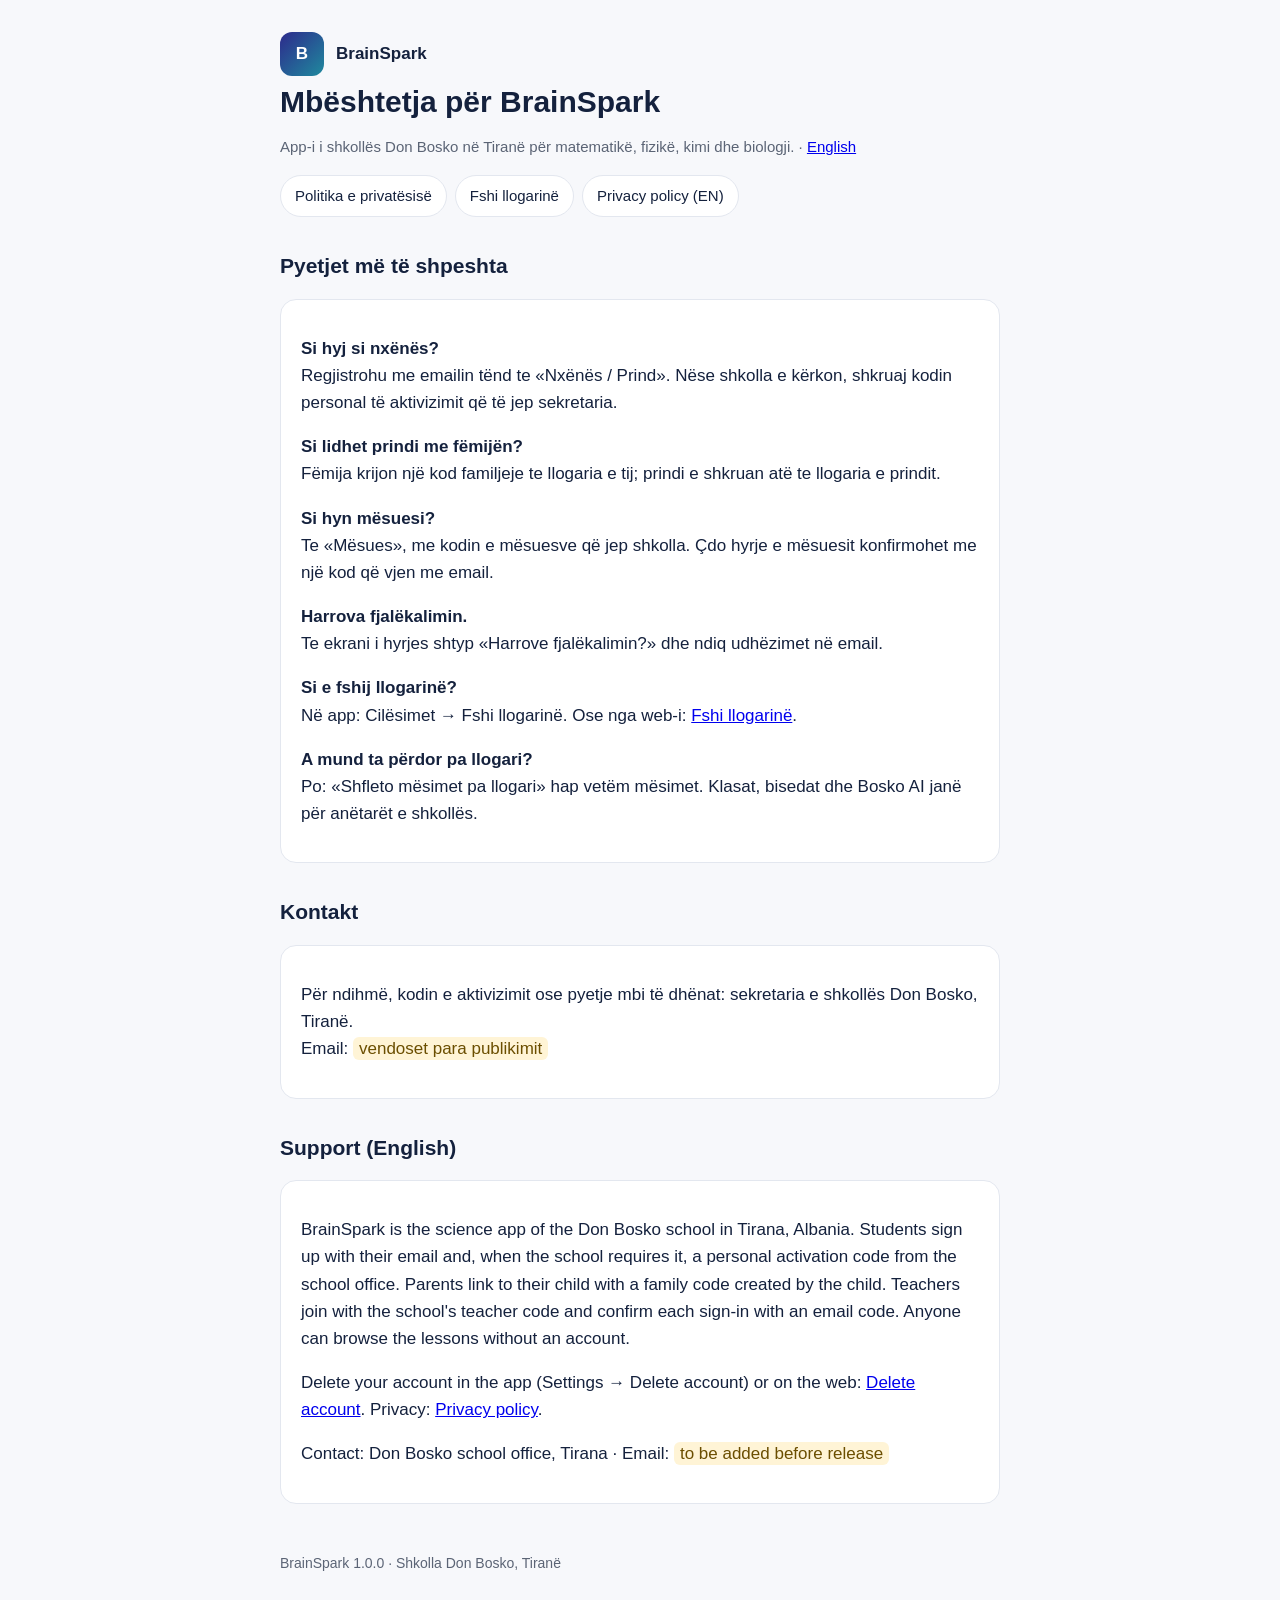
<file: docs/index.html>
<!DOCTYPE html>
<html lang="sq">
<head>
<meta charset="utf-8">
<meta name="viewport" content="width=device-width, initial-scale=1">
<title>BrainSpark · Mbështetja</title>
<link rel="stylesheet" href="stil.css">
</head>
<body>
<main>
  <header><div class="logo">B</div><strong>BrainSpark</strong></header>
  <h1>Mbështetja për BrainSpark</h1>
  <p class="muted">App-i i shkollës Don Bosko në Tiranë për matematikë, fizikë, kimi dhe biologji. · <a href="#en" lang="en">English</a></p>
  <nav>
    <a href="privatesia.html">Politika e privatësisë</a>
    <a href="fshi-llogarine.html">Fshi llogarinë</a>
    <a href="privacy.html" lang="en">Privacy policy (EN)</a>
  </nav>

  <h2>Pyetjet më të shpeshta</h2>
  <div class="card">
    <p><strong>Si hyj si nxënës?</strong><br>Regjistrohu me emailin tënd te «Nxënës / Prind». Nëse shkolla e kërkon, shkruaj kodin personal të aktivizimit që të jep sekretaria.</p>
    <p><strong>Si lidhet prindi me fëmijën?</strong><br>Fëmija krijon një kod familjeje te llogaria e tij; prindi e shkruan atë te llogaria e prindit.</p>
    <p><strong>Si hyn mësuesi?</strong><br>Te «Mësues», me kodin e mësuesve që jep shkolla. Çdo hyrje e mësuesit konfirmohet me një kod që vjen me email.</p>
    <p><strong>Harrova fjalëkalimin.</strong><br>Te ekrani i hyrjes shtyp «Harrove fjalëkalimin?» dhe ndiq udhëzimet në email.</p>
    <p><strong>Si e fshij llogarinë?</strong><br>Në app: Cilësimet → Fshi llogarinë. Ose nga web-i: <a href="fshi-llogarine.html">Fshi llogarinë</a>.</p>
    <p><strong>A mund ta përdor pa llogari?</strong><br>Po: «Shfleto mësimet pa llogari» hap vetëm mësimet. Klasat, bisedat dhe Bosko AI janë për anëtarët e shkollës.</p>
  </div>

  <h2>Kontakt</h2>
  <div class="card">
    <p>Për ndihmë, kodin e aktivizimit ose pyetje mbi të dhënat: sekretaria e shkollës Don Bosko, Tiranë.<br>
    Email: <span class="pending">vendoset para publikimit</span></p>
  </div>

  <h2 id="en" lang="en">Support (English)</h2>
  <div class="card" lang="en">
    <p>BrainSpark is the science app of the Don Bosko school in Tirana, Albania. Students sign up with their email and, when the school requires it, a personal activation code from the school office. Parents link to their child with a family code created by the child. Teachers join with the school's teacher code and confirm each sign-in with an email code. Anyone can browse the lessons without an account.</p>
    <p>Delete your account in the app (Settings → Delete account) or on the web: <a href="fshi-llogarine.html">Delete account</a>. Privacy: <a href="privacy.html">Privacy policy</a>.</p>
    <p>Contact: Don Bosko school office, Tirana · Email: <span class="pending">to be added before release</span></p>
  </div>
  <footer>BrainSpark 1.0.0 · Shkolla Don Bosko, Tiranë</footer>
</main>
</body>
</html>
</file>
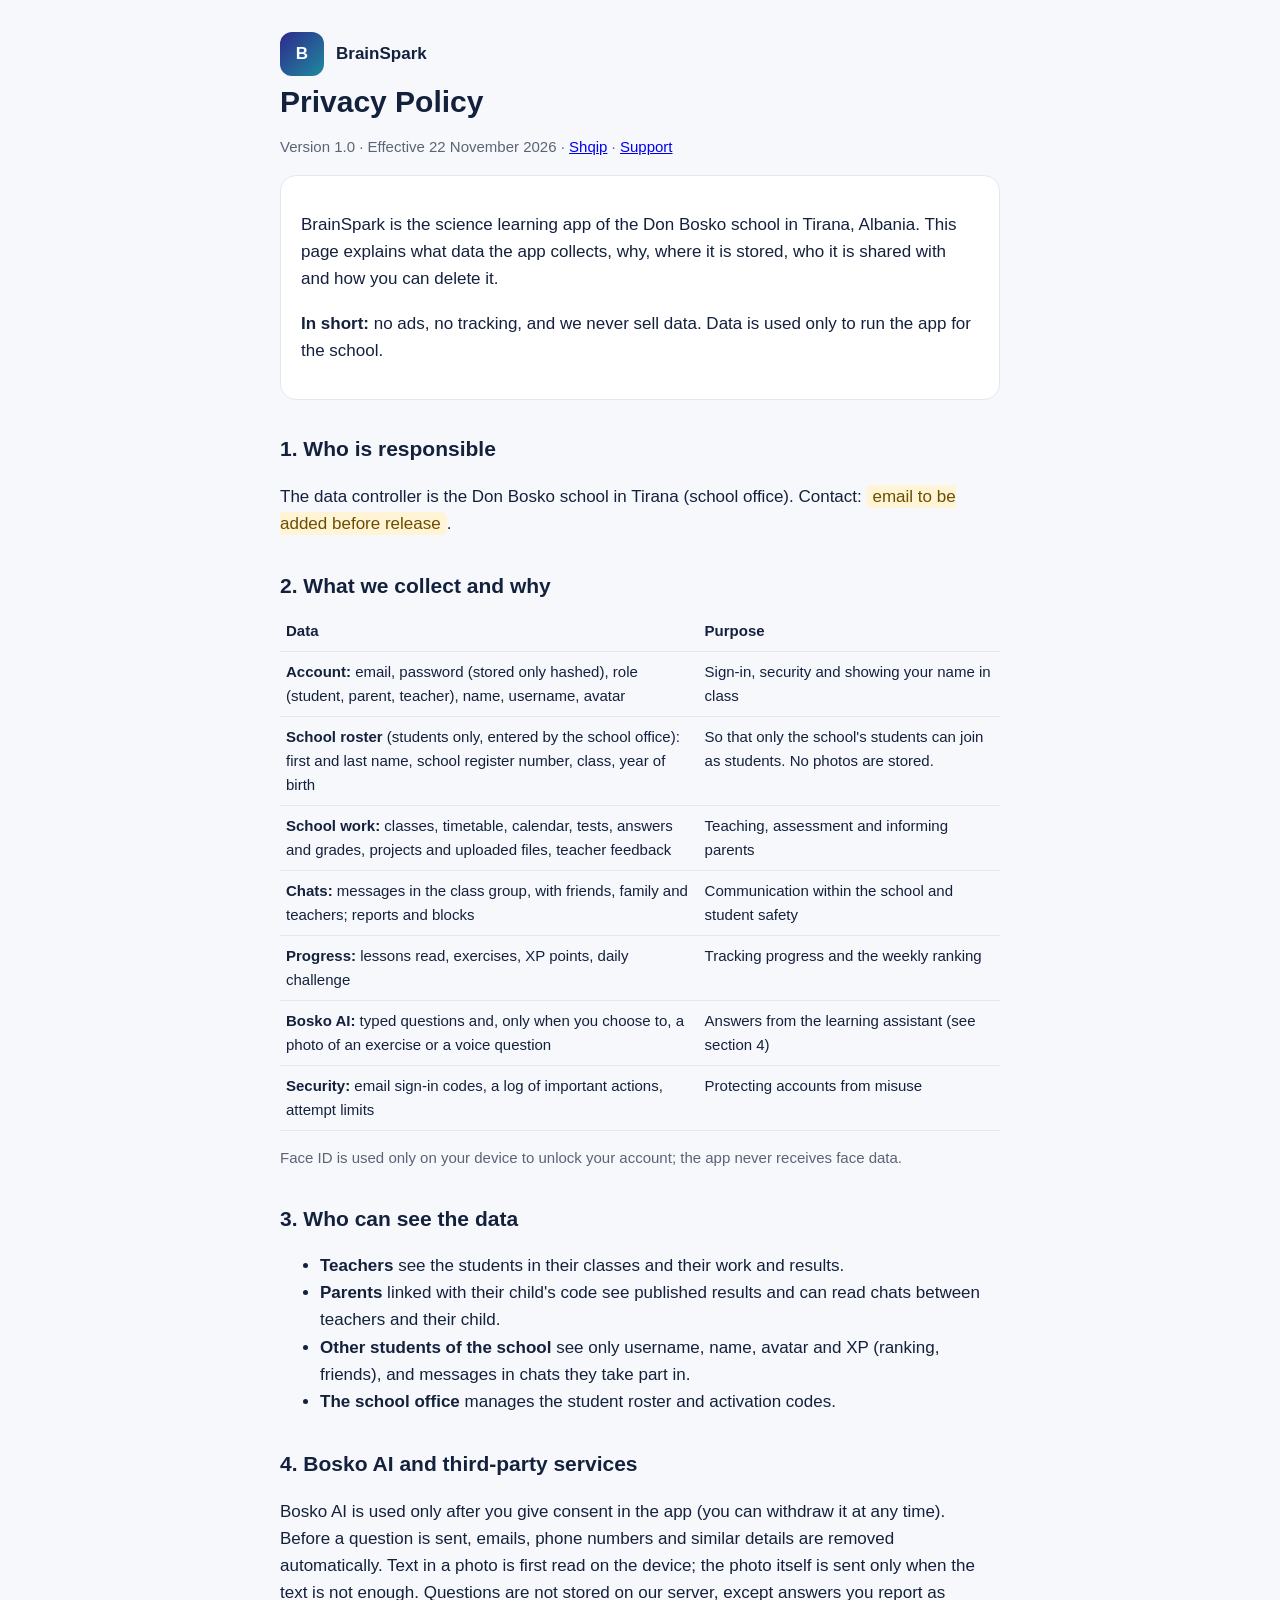
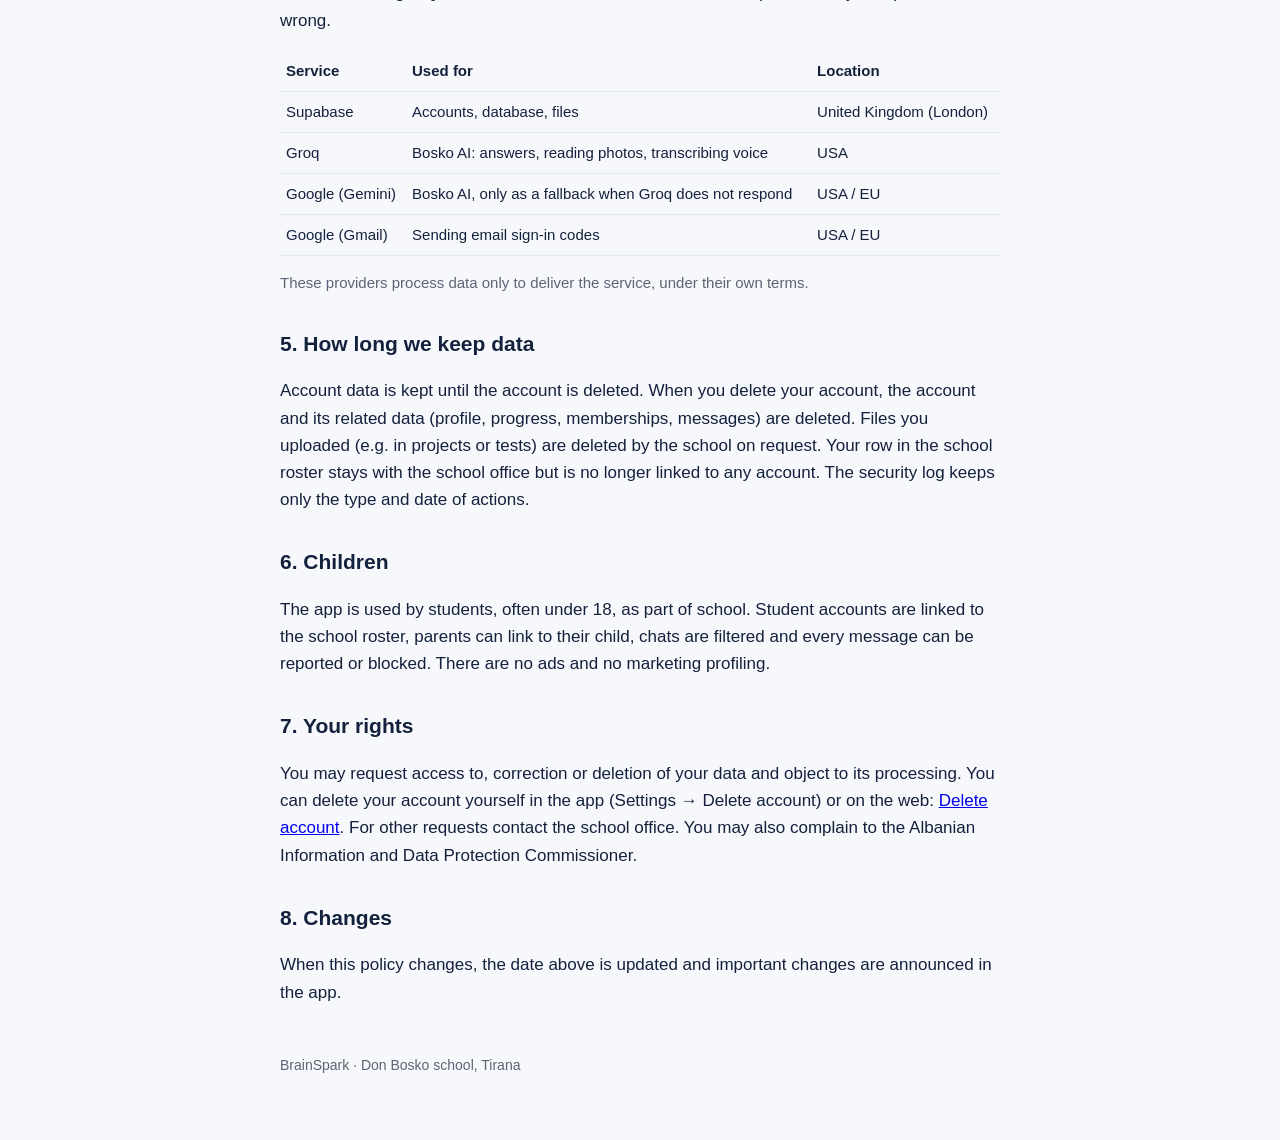
<file: docs/privacy.html>
<!DOCTYPE html>
<html lang="en">
<head>
<meta charset="utf-8">
<meta name="viewport" content="width=device-width, initial-scale=1">
<title>BrainSpark · Privacy Policy</title>
<link rel="stylesheet" href="stil.css">
</head>
<body>
<main>
  <header><div class="logo">B</div><strong>BrainSpark</strong></header>
  <h1>Privacy Policy</h1>
  <p class="muted">Version 1.0 · Effective 22 November 2026 · <a href="privatesia.html">Shqip</a> · <a href="index.html">Support</a></p>

  <div class="card">
    <p>BrainSpark is the science learning app of the Don Bosko school in Tirana, Albania. This page explains what data the app collects, why, where it is stored, who it is shared with and how you can delete it.</p>
    <p><strong>In short:</strong> no ads, no tracking, and we never sell data. Data is used only to run the app for the school.</p>
  </div>

  <h2>1. Who is responsible</h2>
  <p>The data controller is the Don Bosko school in Tirana (school office). Contact: <span class="pending">email to be added before release</span>.</p>

  <h2>2. What we collect and why</h2>
  <table>
    <tr><th>Data</th><th>Purpose</th></tr>
    <tr><td><strong>Account:</strong> email, password (stored only hashed), role (student, parent, teacher), name, username, avatar</td><td>Sign-in, security and showing your name in class</td></tr>
    <tr><td><strong>School roster</strong> (students only, entered by the school office): first and last name, school register number, class, year of birth</td><td>So that only the school's students can join as students. No photos are stored.</td></tr>
    <tr><td><strong>School work:</strong> classes, timetable, calendar, tests, answers and grades, projects and uploaded files, teacher feedback</td><td>Teaching, assessment and informing parents</td></tr>
    <tr><td><strong>Chats:</strong> messages in the class group, with friends, family and teachers; reports and blocks</td><td>Communication within the school and student safety</td></tr>
    <tr><td><strong>Progress:</strong> lessons read, exercises, XP points, daily challenge</td><td>Tracking progress and the weekly ranking</td></tr>
    <tr><td><strong>Bosko AI:</strong> typed questions and, only when you choose to, a photo of an exercise or a voice question</td><td>Answers from the learning assistant (see section 4)</td></tr>
    <tr><td><strong>Security:</strong> email sign-in codes, a log of important actions, attempt limits</td><td>Protecting accounts from misuse</td></tr>
  </table>
  <p class="muted">Face ID is used only on your device to unlock your account; the app never receives face data.</p>

  <h2>3. Who can see the data</h2>
  <ul>
    <li><strong>Teachers</strong> see the students in their classes and their work and results.</li>
    <li><strong>Parents</strong> linked with their child's code see published results and can read chats between teachers and their child.</li>
    <li><strong>Other students of the school</strong> see only username, name, avatar and XP (ranking, friends), and messages in chats they take part in.</li>
    <li><strong>The school office</strong> manages the student roster and activation codes.</li>
  </ul>

  <h2>4. Bosko AI and third-party services</h2>
  <p>Bosko AI is used only after you give consent in the app (you can withdraw it at any time). Before a question is sent, emails, phone numbers and similar details are removed automatically. Text in a photo is first read on the device; the photo itself is sent only when the text is not enough. Questions are not stored on our server, except answers you report as wrong.</p>
  <table>
    <tr><th>Service</th><th>Used for</th><th>Location</th></tr>
    <tr><td>Supabase</td><td>Accounts, database, files</td><td>United Kingdom (London)</td></tr>
    <tr><td>Groq</td><td>Bosko AI: answers, reading photos, transcribing voice</td><td>USA</td></tr>
    <tr><td>Google (Gemini)</td><td>Bosko AI, only as a fallback when Groq does not respond</td><td>USA / EU</td></tr>
    <tr><td>Google (Gmail)</td><td>Sending email sign-in codes</td><td>USA / EU</td></tr>
  </table>
  <p class="muted">These providers process data only to deliver the service, under their own terms.</p>

  <h2>5. How long we keep data</h2>
  <p>Account data is kept until the account is deleted. When you delete your account, the account and its related data (profile, progress, memberships, messages) are deleted. Files you uploaded (e.g. in projects or tests) are deleted by the school on request. Your row in the school roster stays with the school office but is no longer linked to any account. The security log keeps only the type and date of actions.</p>

  <h2>6. Children</h2>
  <p>The app is used by students, often under 18, as part of school. Student accounts are linked to the school roster, parents can link to their child, chats are filtered and every message can be reported or blocked. There are no ads and no marketing profiling.</p>

  <h2>7. Your rights</h2>
  <p>You may request access to, correction or deletion of your data and object to its processing. You can delete your account yourself in the app (Settings → Delete account) or on the web: <a href="fshi-llogarine.html">Delete account</a>. For other requests contact the school office. You may also complain to the Albanian Information and Data Protection Commissioner.</p>

  <h2>8. Changes</h2>
  <p>When this policy changes, the date above is updated and important changes are announced in the app.</p>

  <footer>BrainSpark · Don Bosko school, Tirana</footer>
</main>
</body>
</html>
</file>
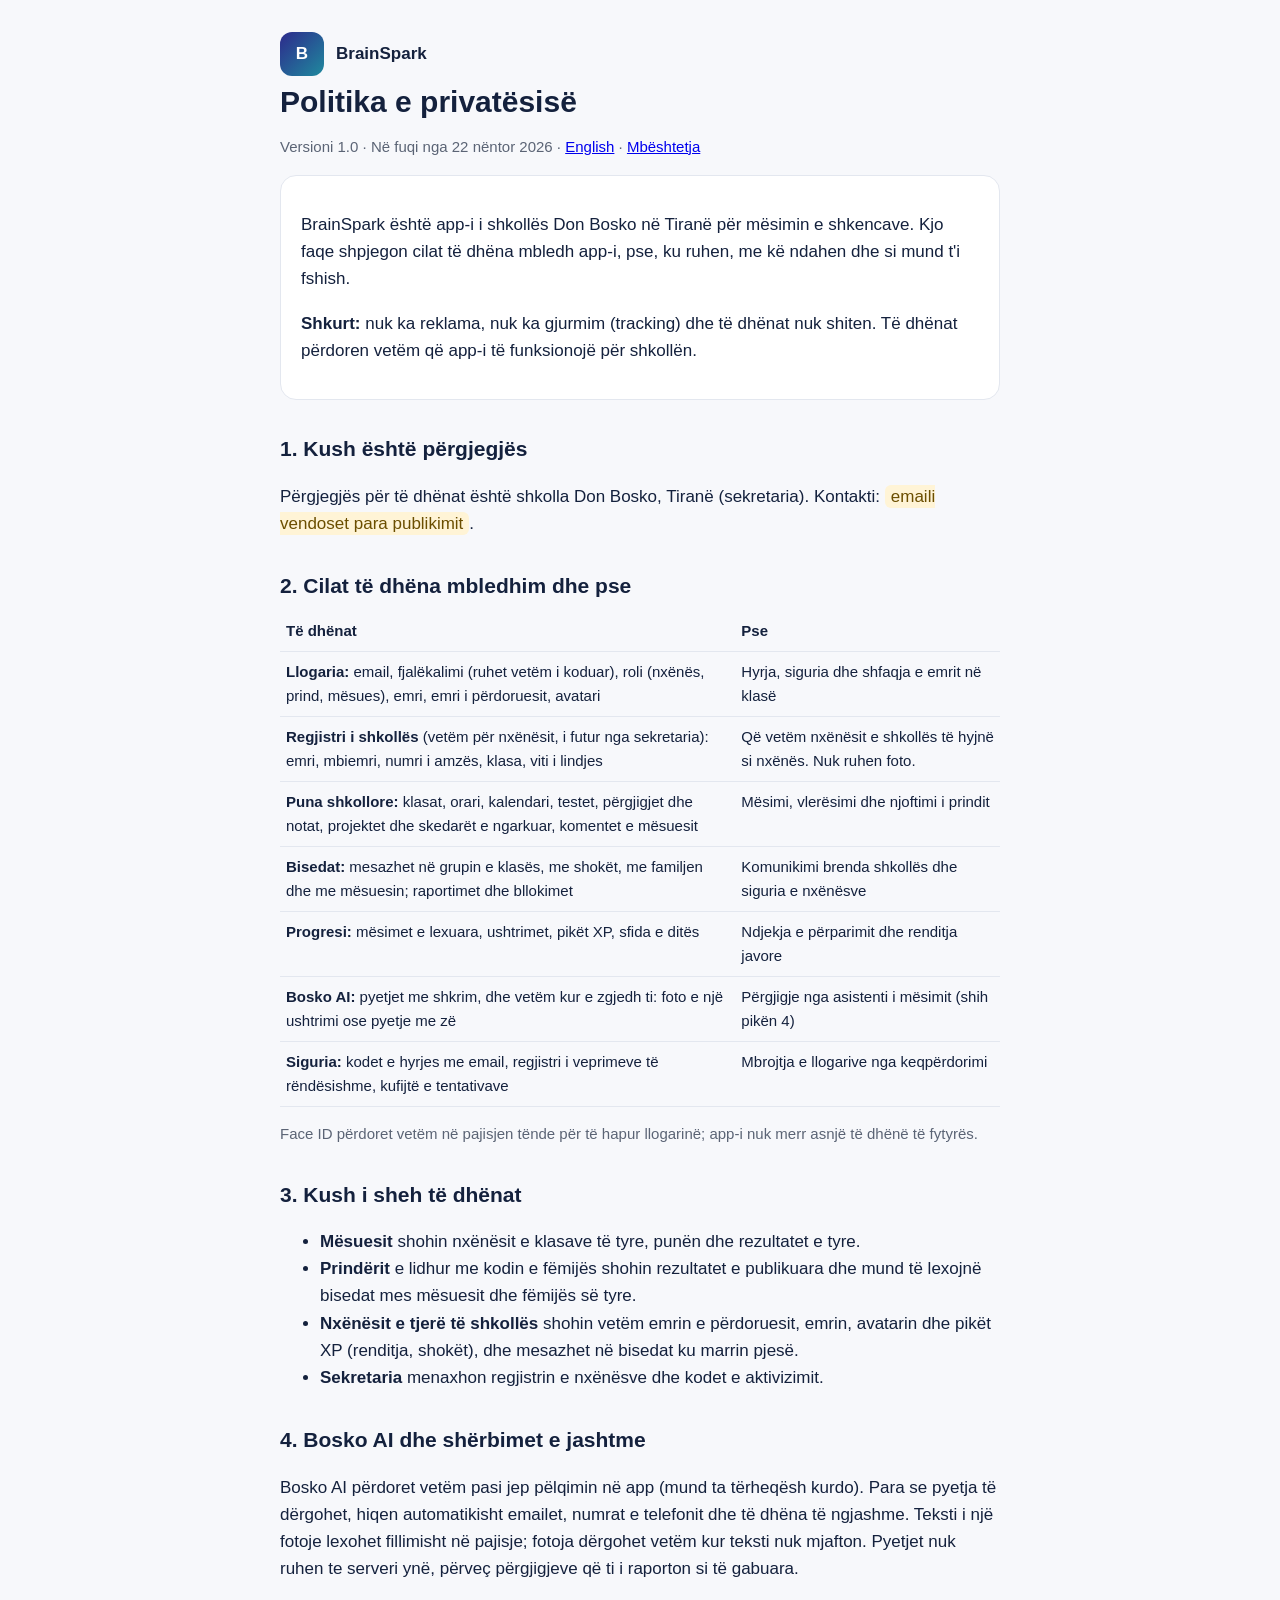
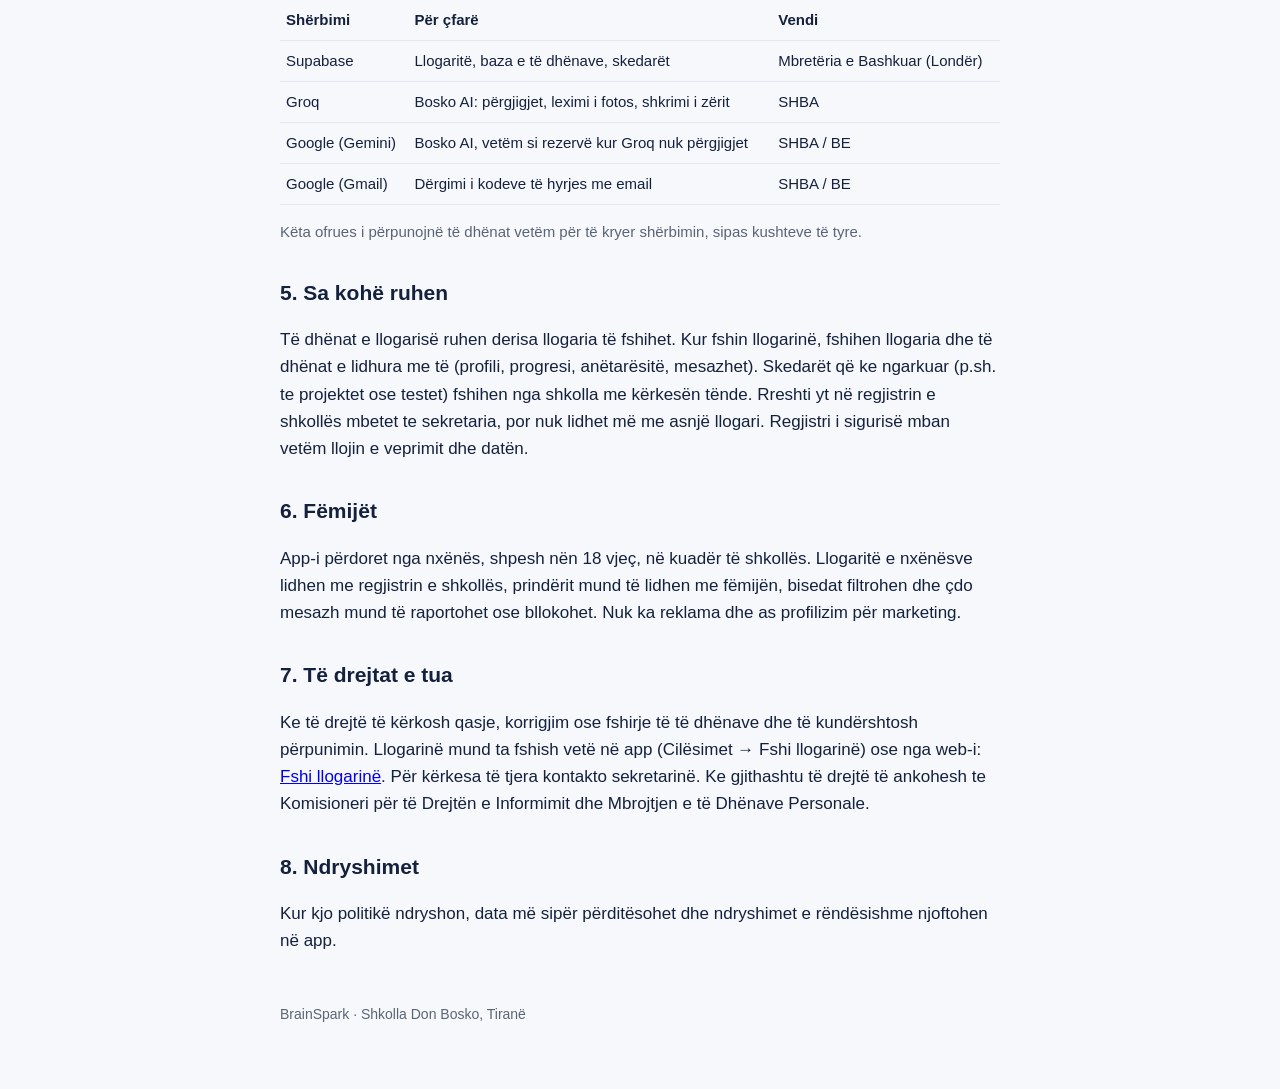
<file: docs/privatesia.html>
<!DOCTYPE html>
<html lang="sq">
<head>
<meta charset="utf-8">
<meta name="viewport" content="width=device-width, initial-scale=1">
<title>BrainSpark · Politika e privatësisë</title>
<link rel="stylesheet" href="stil.css">
</head>
<body>
<main>
  <header><div class="logo">B</div><strong>BrainSpark</strong></header>
  <h1>Politika e privatësisë</h1>
  <p class="muted">Versioni 1.0 · Në fuqi nga 22 nëntor 2026 · <a href="privacy.html">English</a> · <a href="index.html">Mbështetja</a></p>

  <div class="card">
    <p>BrainSpark është app-i i shkollës Don Bosko në Tiranë për mësimin e shkencave. Kjo faqe shpjegon cilat të dhëna mbledh app-i, pse, ku ruhen, me kë ndahen dhe si mund t'i fshish.</p>
    <p><strong>Shkurt:</strong> nuk ka reklama, nuk ka gjurmim (tracking) dhe të dhënat nuk shiten. Të dhënat përdoren vetëm që app-i të funksionojë për shkollën.</p>
  </div>

  <h2>1. Kush është përgjegjës</h2>
  <p>Përgjegjës për të dhënat është shkolla Don Bosko, Tiranë (sekretaria). Kontakti: <span class="pending">emaili vendoset para publikimit</span>.</p>

  <h2>2. Cilat të dhëna mbledhim dhe pse</h2>
  <table>
    <tr><th>Të dhënat</th><th>Pse</th></tr>
    <tr><td><strong>Llogaria:</strong> email, fjalëkalimi (ruhet vetëm i koduar), roli (nxënës, prind, mësues), emri, emri i përdoruesit, avatari</td><td>Hyrja, siguria dhe shfaqja e emrit në klasë</td></tr>
    <tr><td><strong>Regjistri i shkollës</strong> (vetëm për nxënësit, i futur nga sekretaria): emri, mbiemri, numri i amzës, klasa, viti i lindjes</td><td>Që vetëm nxënësit e shkollës të hyjnë si nxënës. Nuk ruhen foto.</td></tr>
    <tr><td><strong>Puna shkollore:</strong> klasat, orari, kalendari, testet, përgjigjet dhe notat, projektet dhe skedarët e ngarkuar, komentet e mësuesit</td><td>Mësimi, vlerësimi dhe njoftimi i prindit</td></tr>
    <tr><td><strong>Bisedat:</strong> mesazhet në grupin e klasës, me shokët, me familjen dhe me mësuesin; raportimet dhe bllokimet</td><td>Komunikimi brenda shkollës dhe siguria e nxënësve</td></tr>
    <tr><td><strong>Progresi:</strong> mësimet e lexuara, ushtrimet, pikët XP, sfida e ditës</td><td>Ndjekja e përparimit dhe renditja javore</td></tr>
    <tr><td><strong>Bosko AI:</strong> pyetjet me shkrim, dhe vetëm kur e zgjedh ti: foto e një ushtrimi ose pyetje me zë</td><td>Përgjigje nga asistenti i mësimit (shih pikën 4)</td></tr>
    <tr><td><strong>Siguria:</strong> kodet e hyrjes me email, regjistri i veprimeve të rëndësishme, kufijtë e tentativave</td><td>Mbrojtja e llogarive nga keqpërdorimi</td></tr>
  </table>
  <p class="muted">Face ID përdoret vetëm në pajisjen tënde për të hapur llogarinë; app-i nuk merr asnjë të dhënë të fytyrës.</p>

  <h2>3. Kush i sheh të dhënat</h2>
  <ul>
    <li><strong>Mësuesit</strong> shohin nxënësit e klasave të tyre, punën dhe rezultatet e tyre.</li>
    <li><strong>Prindërit</strong> e lidhur me kodin e fëmijës shohin rezultatet e publikuara dhe mund të lexojnë bisedat mes mësuesit dhe fëmijës së tyre.</li>
    <li><strong>Nxënësit e tjerë të shkollës</strong> shohin vetëm emrin e përdoruesit, emrin, avatarin dhe pikët XP (renditja, shokët), dhe mesazhet në bisedat ku marrin pjesë.</li>
    <li><strong>Sekretaria</strong> menaxhon regjistrin e nxënësve dhe kodet e aktivizimit.</li>
  </ul>

  <h2>4. Bosko AI dhe shërbimet e jashtme</h2>
  <p>Bosko AI përdoret vetëm pasi jep pëlqimin në app (mund ta tërheqësh kurdo). Para se pyetja të dërgohet, hiqen automatikisht emailet, numrat e telefonit dhe të dhëna të ngjashme. Teksti i një fotoje lexohet fillimisht në pajisje; fotoja dërgohet vetëm kur teksti nuk mjafton. Pyetjet nuk ruhen te serveri ynë, përveç përgjigjeve që ti i raporton si të gabuara.</p>
  <table>
    <tr><th>Shërbimi</th><th>Për çfarë</th><th>Vendi</th></tr>
    <tr><td>Supabase</td><td>Llogaritë, baza e të dhënave, skedarët</td><td>Mbretëria e Bashkuar (Londër)</td></tr>
    <tr><td>Groq</td><td>Bosko AI: përgjigjet, leximi i fotos, shkrimi i zërit</td><td>SHBA</td></tr>
    <tr><td>Google (Gemini)</td><td>Bosko AI, vetëm si rezervë kur Groq nuk përgjigjet</td><td>SHBA / BE</td></tr>
    <tr><td>Google (Gmail)</td><td>Dërgimi i kodeve të hyrjes me email</td><td>SHBA / BE</td></tr>
  </table>
  <p class="muted">Këta ofrues i përpunojnë të dhënat vetëm për të kryer shërbimin, sipas kushteve të tyre.</p>

  <h2>5. Sa kohë ruhen</h2>
  <p>Të dhënat e llogarisë ruhen derisa llogaria të fshihet. Kur fshin llogarinë, fshihen llogaria dhe të dhënat e lidhura me të (profili, progresi, anëtarësitë, mesazhet). Skedarët që ke ngarkuar (p.sh. te projektet ose testet) fshihen nga shkolla me kërkesën tënde. Rreshti yt në regjistrin e shkollës mbetet te sekretaria, por nuk lidhet më me asnjë llogari. Regjistri i sigurisë mban vetëm llojin e veprimit dhe datën.</p>

  <h2>6. Fëmijët</h2>
  <p>App-i përdoret nga nxënës, shpesh nën 18 vjeç, në kuadër të shkollës. Llogaritë e nxënësve lidhen me regjistrin e shkollës, prindërit mund të lidhen me fëmijën, bisedat filtrohen dhe çdo mesazh mund të raportohet ose bllokohet. Nuk ka reklama dhe as profilizim për marketing.</p>

  <h2>7. Të drejtat e tua</h2>
  <p>Ke të drejtë të kërkosh qasje, korrigjim ose fshirje të të dhënave dhe të kundërshtosh përpunimin. Llogarinë mund ta fshish vetë në app (Cilësimet → Fshi llogarinë) ose nga web-i: <a href="fshi-llogarine.html">Fshi llogarinë</a>. Për kërkesa të tjera kontakto sekretarinë. Ke gjithashtu të drejtë të ankohesh te Komisioneri për të Drejtën e Informimit dhe Mbrojtjen e të Dhënave Personale.</p>

  <h2>8. Ndryshimet</h2>
  <p>Kur kjo politikë ndryshon, data më sipër përditësohet dhe ndryshimet e rëndësishme njoftohen në app.</p>

  <footer>BrainSpark · Shkolla Don Bosko, Tiranë</footer>
</main>
</body>
</html>
</file>
<file: docs/stil.css>
:root{--ink:#14213d;--muted:#5b6475;--lagoon:#1f8a9e;--paper:#f7f8fb;--card:#fff;--line:#e3e7ef}
@media (prefers-color-scheme:dark){:root{--ink:#eef1f7;--muted:#a7b0c0;--lagoon:#4cc3d6;--paper:#0f1420;--card:#171e2d;--line:#263044}}
*{box-sizing:border-box}
body{margin:0;font:17px/1.6 -apple-system,BlinkMacSystemFont,"Segoe UI",Roboto,sans-serif;color:var(--ink);background:var(--paper)}
main{max-width:760px;margin:0 auto;padding:32px 20px 64px}
header{display:flex;align-items:center;gap:12px;margin-bottom:8px}
.logo{width:44px;height:44px;border-radius:12px;background:linear-gradient(135deg,#2d2a8c,#1f8a9e);display:grid;place-items:center;color:#fff;font-weight:800}
h1{font-size:30px;line-height:1.2;margin:8px 0 4px}
h2{font-size:21px;margin:32px 0 8px}
p,li{color:var(--ink)}
.muted{color:var(--muted);font-size:15px}
nav{display:flex;flex-wrap:wrap;gap:8px;margin:16px 0 24px}
nav a,.btn{display:inline-block;padding:8px 14px;border-radius:999px;border:1px solid var(--line);background:var(--card);color:var(--ink);text-decoration:none;font-size:15px}
.btn.primary{background:var(--lagoon);border-color:var(--lagoon);color:#fff;font-weight:600;cursor:pointer}
.btn.danger{background:#c0392b;border-color:#c0392b;color:#fff;font-weight:600;cursor:pointer}
.card{background:var(--card);border:1px solid var(--line);border-radius:16px;padding:18px 20px;margin:16px 0}
table{border-collapse:collapse;width:100%;font-size:15px}
th,td{border-bottom:1px solid var(--line);padding:8px 6px;text-align:left;vertical-align:top}
input{width:100%;padding:10px 12px;border-radius:10px;border:1px solid var(--line);background:var(--paper);color:var(--ink);font-size:16px;margin:4px 0 12px}
label{font-size:14px;color:var(--muted)}
.msg{padding:10px 12px;border-radius:10px;margin-top:12px}
.msg.err{background:#fdecea;color:#8a1c12}.msg.ok{background:#e6f6ea;color:#1d5e2d}
.pending{background:#fff4d6;color:#6b4e00;padding:2px 6px;border-radius:6px}
footer{margin-top:48px;font-size:14px;color:var(--muted)}
</file>
